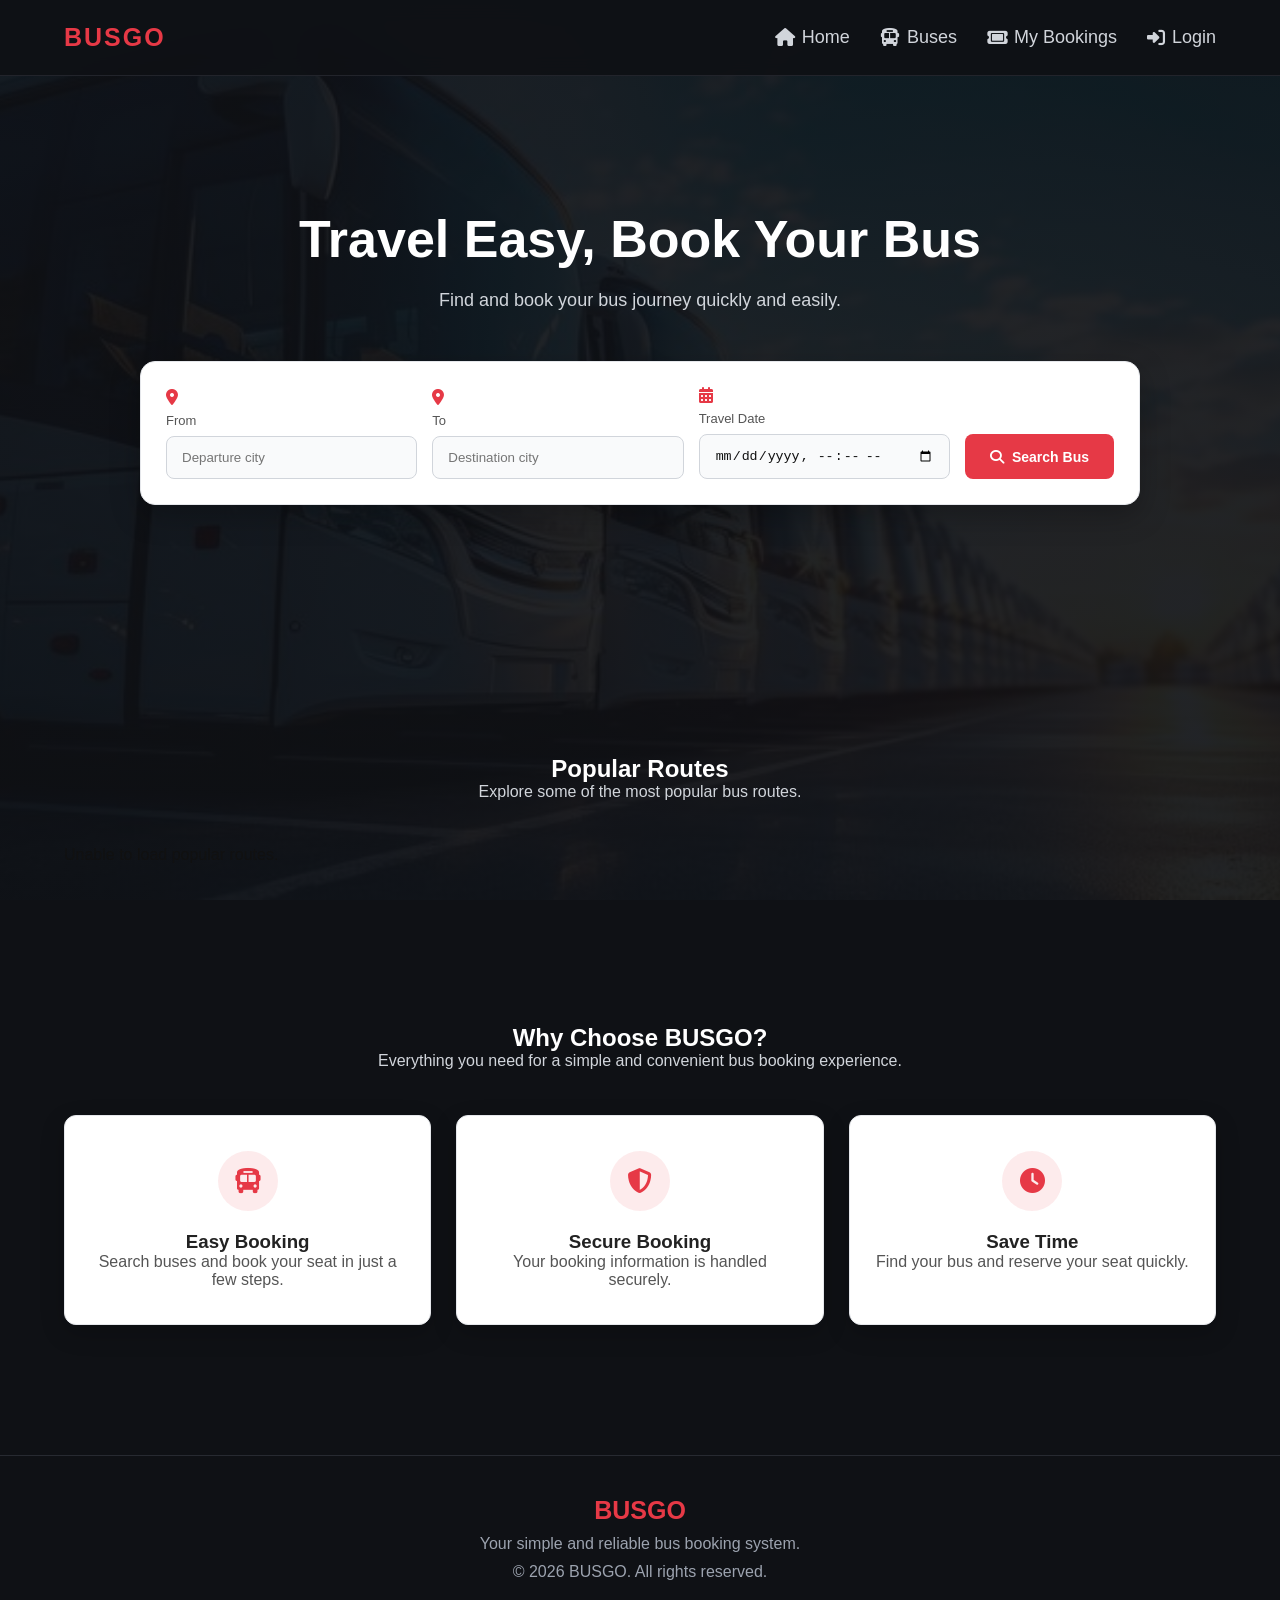
<file: index.html>
<!DOCTYPE html>
<html lang="en">

<head>
    <meta charset="UTF-8">
    <meta name="viewport" content="width=device-width, initial-scale=1.0">
    <title>Bus Booking app</title>
    <link rel="stylesheet" href="/style.css">
    <link rel="stylesheet" href="https://cdnjs.cloudflare.com/ajax/libs/font-awesome/6.7.2/css/all.min.css">
</head>

<body>
    <header>

        <!--------------------Nav Bar----------------------------->

        <nav class="nav-bar">
            <h3 id="logo">BUSGO</h3>
            <ul>
                <li><a href="/index.html"><i class="fa-solid fa-house"></i>Home</a></li>
                <li><a href="/buses.html"><i class="fa-solid fa-bus"></i>Buses</a></li>
                <li><a href="/my-booking.html"><i class="fa-solid fa-ticket"></i>My Bookings</a></li>
                <li><a href="/login.html"><i class="fa-solid fa-right-to-bracket"></i>Login</a></li>
            </ul>
        </nav>
    </header>
    <!----------------------------Main--------------------------------->
    <main>
        <!-------------------------Hero Section------------------------------>
        <section class="hero">
            <div class="heading-sec">
                <h1>Travel Easy, Book Your Bus</h1>
                <p>Find and book your bus journey quickly and easily.</p>
            </div>

            <!------------------------Search Box-------------------------->

            <div class="search-box">

                <div class="input-group">
                    <i class="fa-solid fa-location-dot"></i>
                    <label for="from">From</label>
                    <input type="text" id="from" placeholder="Departure city">
                </div>

                <div class="input-group">
                    <i class="fa-solid fa-location-dot"></i>
                    <label for="to">To</label>
                    <input type="text" id="to" placeholder="Destination city">
                </div>

                <div class="input-group">
                    <i class="fa-solid fa-calendar-days"></i>
                    <label for="travel-date">Travel Date</label>
                    <input type="datetime-local" id="travel-date">
                </div>

                <button id="search-btn">
                    <i class="fa-solid fa-magnifying-glass"></i>
                    Search Bus
                </button>

            </div>
            <p id="search-error"></p>

            <div id="search-result">

            </div>
        </section>

        <!---------------------------Booking section------------------------>

        <section class="booking-section-home" id="booking-section">

            <div class="section-heading">
                <h3>Booking Details</h3>
                <p>Review your selected journey.</p>
            </div>

            <div id="selected-route"></div>

        </section>

        <!------------------------Popular-Routes---------------------------->

        <section class="popular-routes">
            <div class="section-heading">
                <h2>Popular Routes</h2>
                <p>Explore some of the most popular bus routes.</p>
            </div>

            <div class="route-container" id="popular-routes-container">

                <p class="routes-loading">
                    Loading popular routes...
                </p>

            </div>
        </section>

        <!------------------------FEATURES-------------------------->

        <section class="features">

            <div class="section-heading">
                <h2>Why Choose BUSGO?</h2>

                <p>Everything you need for a simple and convenient bus booking experience.</p>
            </div>

            <div class="feature-container">

                <div class="feature-card">
                    <div class="feature-icon">
                        <i class="fa-solid fa-bus"></i>
                    </div>

                    <h3>Easy Booking</h3>
                    <p>Search buses and book your seat in just a few steps.</p>
                </div>


                <div class="feature-card">
                    <div class="feature-icon">
                        <i class="fa-solid fa-shield-halved"></i>
                    </div>

                    <h3>Secure Booking</h3>
                    <p>Your booking information is handled securely.</p>
                </div>

                <div class="feature-card">
                    <div class="feature-icon">
                        <i class="fa-solid fa-clock"></i>
                    </div>

                    <h3>Save Time</h3>
                    <p>Find your bus and reserve your seat quickly.</p>
                </div>

            </div>

        </section>

    </main>

    <!---------------------------Footer--------------------------------->

    <footer>
        <div class="footer-container">
            <h3>BUSGO</h3>
            <p>Your simple and reliable bus booking system.</p>
            <p>© 2026 BUSGO. All rights reserved.</p>
        </div>
    </footer>

</body>

<script type="module" src="/app.js"></script>

</html>
</file>
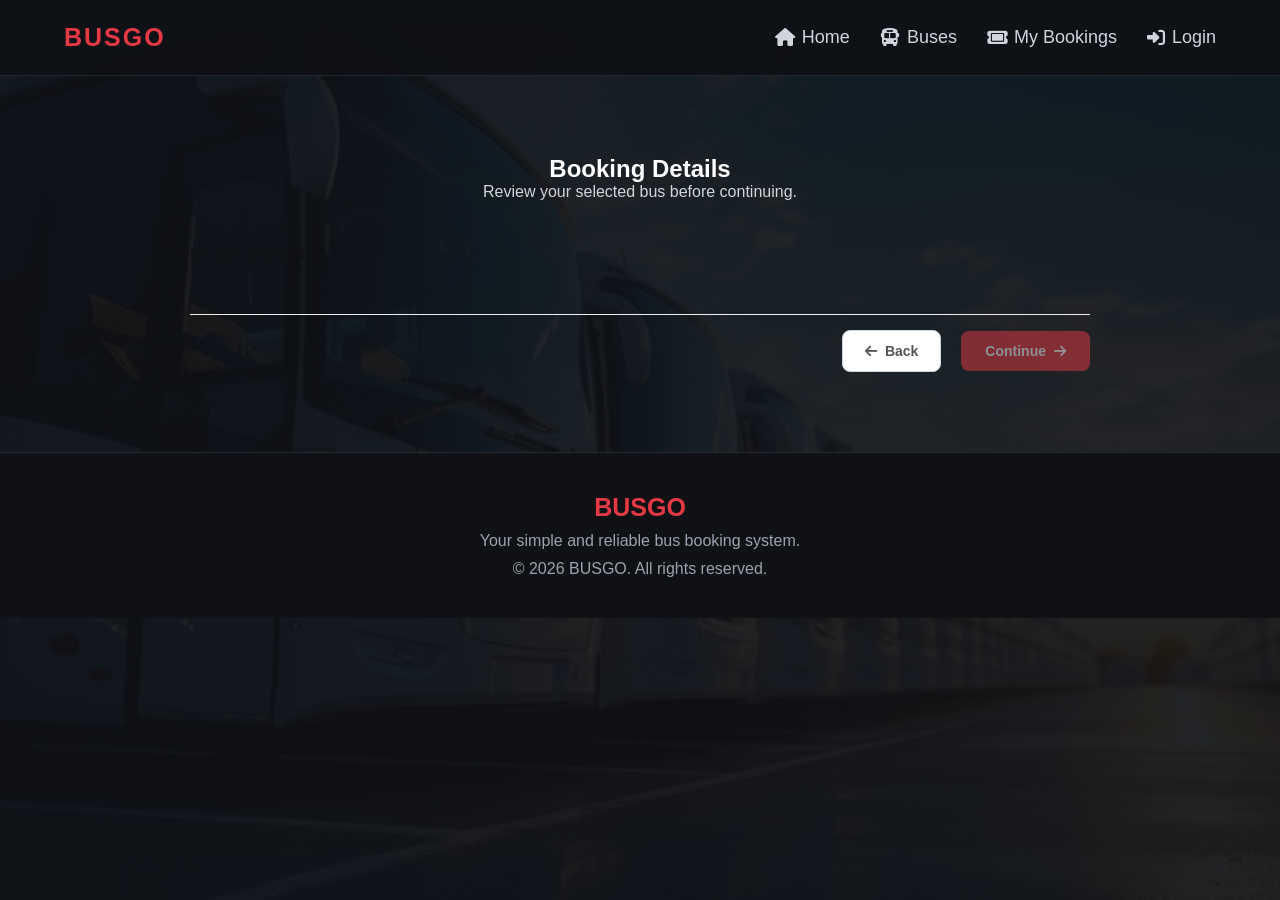
<file: booking.html>
<!DOCTYPE html>
<html lang="en">

<head>
    <meta charset="UTF-8">
    <meta name="viewport" content="width=device-width, initial-scale=1.0">
    <title>Booking - BUSGO</title>
    <link rel="stylesheet" href="/style.css">
    <link rel="stylesheet" href="https://cdnjs.cloudflare.com/ajax/libs/font-awesome/6.7.2/css/all.min.css">
</head>

<body>
    <header>
        <nav class="nav-bar">
            <h3 id="logo">BUSGO</h3>

            <ul>
                <li>
                    <a href="/index.html">
                        <i class="fa-solid fa-house"></i>
                        Home
                    </a>
                </li>
                <li>
                    <a href="/buses.html">
                        <i class="fa-solid fa-bus"></i>
                        Buses
                    </a>
                </li>
                <li>
                    <a href="/my-booking.html">
                        <i class="fa-solid fa-ticket"></i>
                        My Bookings
                    </a>
                </li>
                <li>
                    <a href="/login.html">
                        <i class="fa-solid fa-right-to-bracket"></i>
                        Login
                    </a>
                </li>
            </ul>
        </nav>
    </header>

    <main>

        <!-----------------------Selected Bus----------------------------->

        <section class="booking-section">

            <div class="section-heading">
                <h1>Booking Details</h1>
                <p> Review your selected bus before continuing.</p>
            </div>

            <div id="selected-bus">



            </div>

        </section>

        <!----------------------------Continue--------------------------->

        <section class="booking-actions">

            <button id="back-btn">
                <i class="fa-solid fa-arrow-left"></i>
                Back
            </button>

            <button id="continue-btn">
                Continue
                <i class="fa-solid fa-arrow-right"></i>
            </button>

        </section>

    </main>


    <footer>

        <div class="footer-container">

            <h3>BUSGO</h3>

            <p>
                Your simple and reliable bus booking system.
            </p>

            <p>
                © 2026 BUSGO. All rights reserved.
            </p>

        </div>

    </footer>

    <script type="module" src="/booking.js"></script>
</body>

</html>
</file>
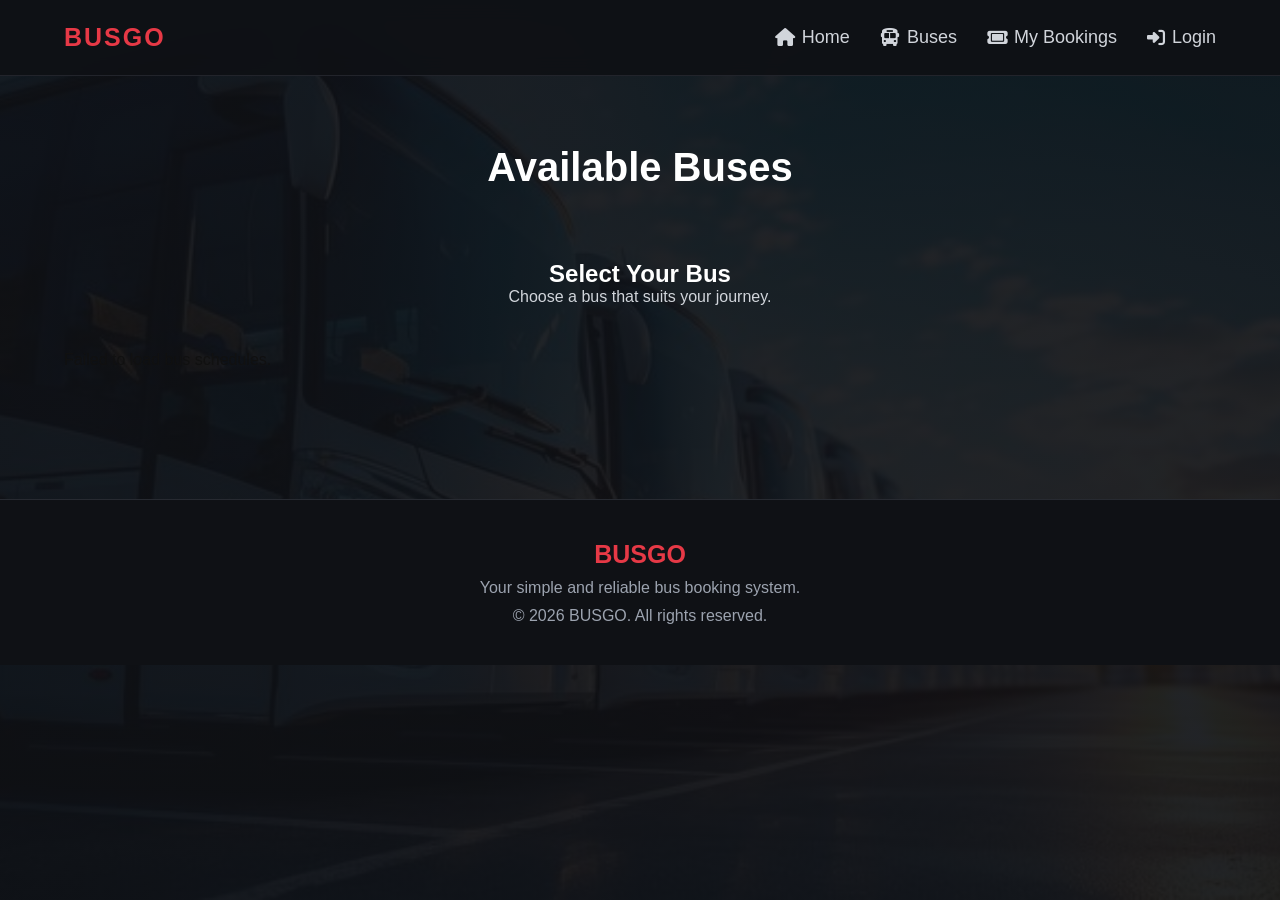
<file: buses.html>
<!DOCTYPE html>
<html lang="en">

<head>
    <meta charset="UTF-8">
    <meta name="viewport" content="width=device-width, initial-scale=1.0">
    <title>Available Buses - BUSGO</title>
    <link rel="stylesheet" href="/style.css">
    <link rel="stylesheet" href="https://cdnjs.cloudflare.com/ajax/libs/font-awesome/6.7.2/css/all.min.css">

</head>

<body>
    <header>
        <nav class="nav-bar">
            <h3 id="logo">BUSGO</h3>

            <ul>
                <li>
                    <a href="/index.html">
                        <i class="fa-solid fa-house"></i>
                        Home
                    </a>
                </li>
                <li>
                    <a href="/buses.html">
                        <i class="fa-solid fa-bus"></i>
                        Buses
                    </a>
                </li>
                <li>
                    <a href="/my-booking.html">
                        <i class="fa-solid fa-ticket"></i>
                        My Bookings
                    </a>
                </li>
                <li>
                    <a href="/login.html">
                        <i class="fa-solid fa-right-to-bracket"></i>
                        Login
                    </a>
                </li>
            </ul>
        </nav>
    </header>

    <main>
        <!----------------------------Search Summary----------------------------->

        <section class="bus-search-summary">

            <h1>Available Buses</h1>

            <div id="search-summary"></div>

        </section>

        <!--------------------------Bus results--------------------------------->

        <section class="bus-results">

            <div class="section-heading">

                <h2>Select Your Bus</h2>
                <p>Choose a bus that suits your journey.</p>

            </div>

            <div id="bus-list">

            </div>

        </section>

    </main>

    <!---------------------------Footer--------------------------------->

    <footer>
        <div class="footer-container">
            <h3>BUSGO</h3>
            <p>Your simple and reliable bus booking system.</p>
            <p>© 2026 BUSGO. All rights reserved.</p>
        </div>
    </footer>

    <script type="module" src="/buses.js"></script>
</body>

</html>
</file>
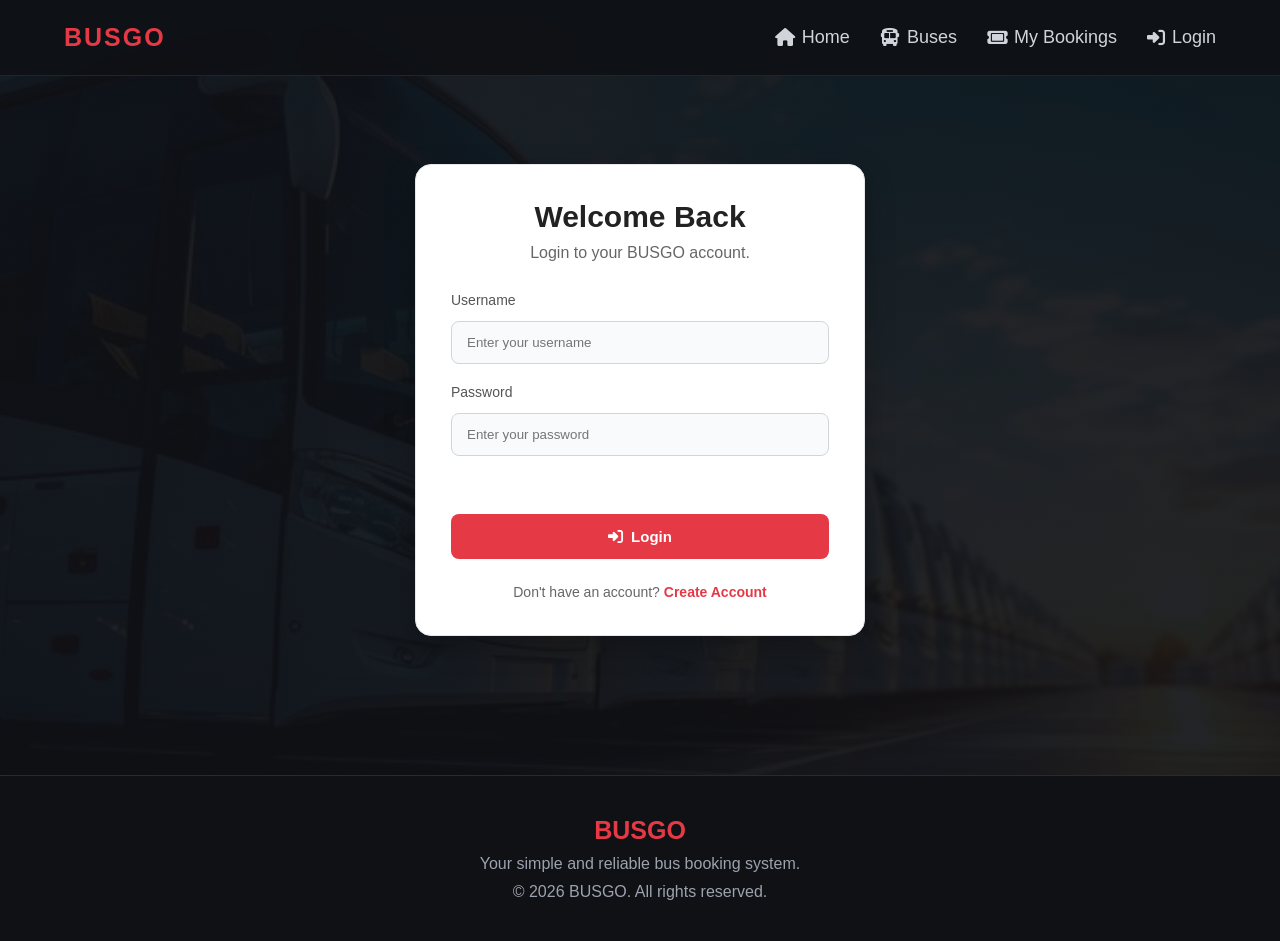
<file: login.html>
<!DOCTYPE html>
<html lang="en">

<head>
    <meta charset="UTF-8">
    <meta name="viewport" content="width=device-width, initial-scale=1.0">
    <title>Login - BUSGO</title>
    <link rel="stylesheet" href="/style.css">
    <link rel="stylesheet" href="https://cdnjs.cloudflare.com/ajax/libs/font-awesome/6.7.2/css/all.min.css">
</head>

<body>

    <header>

        <nav class="nav-bar">
            <h3 id="logo">BUSGO</h3>

            <ul>
                <li>
                    <a href="/index.html">
                        <i class="fa-solid fa-house"></i>
                        Home
                    </a>
                </li>
                <li>
                    <a href="/buses.html">
                        <i class="fa-solid fa-bus"></i>
                        Buses
                    </a>
                </li>
                <li>
                    <a href="/my-booking.html">
                        <i class="fa-solid fa-ticket"></i>
                        My Bookings
                    </a>
                </li>
                <li>
                    <a href="/login.html">
                        <i class="fa-solid fa-right-to-bracket"></i>
                        Login
                    </a>
                </li>
            </ul>
        </nav>
    </header>

    <main>

        <section class="auth-section">

            <div class="auth-card">

                <div class="auth-heading">
                    <h1>Welcome Back</h1>
                    <p>Login to your BUSGO account.</p>
                </div>

                <form id="login-form">

                    <div class="input-group">

                        <label for="username">Username</label>
                        <input type="text" id="username" placeholder="Enter your username" required>

                    </div>

                    <div class="input-group">

                        <label for="password">Password</label>
                        <input type="password" id="password" placeholder="Enter your password" required>

                    </div>

                    <p id="login-error"></p>

                    <button type="submit" id="login-btn">
                        <i class="fa-solid fa-right-to-bracket"></i>
                        Login
                    </button>

                </form>

                <p class="auth-link">
                    Don't have an account?
                    <a href="/register.html">Create Account</a>
                </p>

            </div>

        </section>

        <div id="alert-model" class="alert-model">

            <div class="alert-box">

                <div class="alert-icon">
                    <i class="fa-solid fa-check"></i>
                </div>

                <h3 id="alert-title">Success</h3>

                <p id="alert-message"></p>

                <button id="alert-ok-btn">
                    OK
                </button>

            </div>

        </div>


    </main>

    <footer>

        <div class="footer-container">

            <h3>BUSGO</h3>

            <p>
                Your simple and reliable bus booking system.
            </p>

            <p>
                © 2026 BUSGO. All rights reserved.
            </p>

        </div>

    </footer>

    <script type="module" src="/login.js"></script>

</body>

</html>
</file>
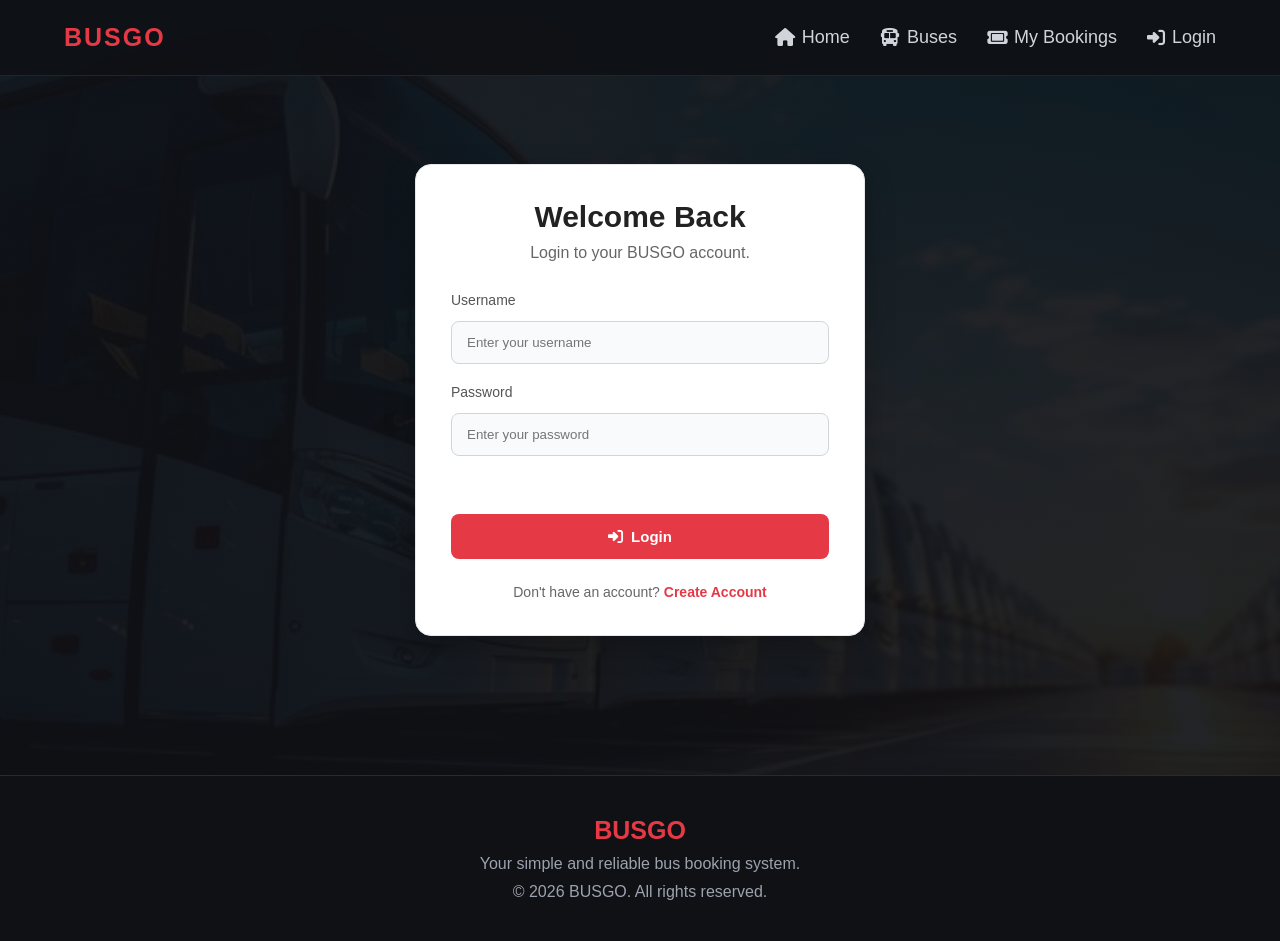
<file: my-booking.html>
<!DOCTYPE html>
<html lang="en">

<head>
    <meta charset="UTF-8">
    <meta name="viewport" content="width=device-width, initial-scale=1.0">
    <title>My Bookings - BUSGO</title>

    <link rel="stylesheet" href="/style.css">
    <link rel="stylesheet" href="https://cdnjs.cloudflare.com/ajax/libs/font-awesome/6.7.2/css/all.min.css">
</head>

<body>

    <header>

        <!--------------------Nav Bar----------------------------->

        <nav class="nav-bar">
            <h3 id="logo">BUSGO</h3>
            <ul>
                <li><a href="/index.html"><i class="fa-solid fa-house"></i>Home</a></li>
                <li><a href="/buses.html"><i class="fa-solid fa-bus"></i>Buses</a></li>
                <li><a href="/my-booking.html"><i class="fa-solid fa-ticket"></i>My Bookings</a></li>
                <li><a href="/login.html"><i class="fa-solid fa-right-to-bracket"></i>Login</a></li>
            </ul>

        </nav>

    </header>

    <!-----------------------------Main-------------------------------->

    <main>

        <section class="my-bookings">

            <div class="section-heading">

                <h2>My Bookings</h2>

                <p>View your booked bus journeys.</p>

            </div>

            <!-------------------Loading----------------------->

            <div id="booking-loading">

                <p>Loading your bookings...</p>

            </div>

            <!---------------------Booking Card------------------------>

            <div id="booking-list">
                
            </div>

        </section>

    </main>

    <!---------------- Alert Modal ---------------->

    <div id="alert-model" class="alert-model">

        <div class="alert-box">

            <h3 id="alert-title"></h3>

            <p id="alert-message"></p>

            <button id="alert-ok-btn">
                OK
            </button>

        </div>

    </div>


    <!---------------------------Footer--------------------------------->

    <footer>
        <div class="footer-container">
            <h3>BUSGO</h3>
            <p>Your simple and reliable bus booking system.</p>
            <p>© 2026 BUSGO. All rights reserved.</p>
        </div>
    </footer>

    <script type="module" src="/my-booking.js"></script>

</body>

</html>
</file>
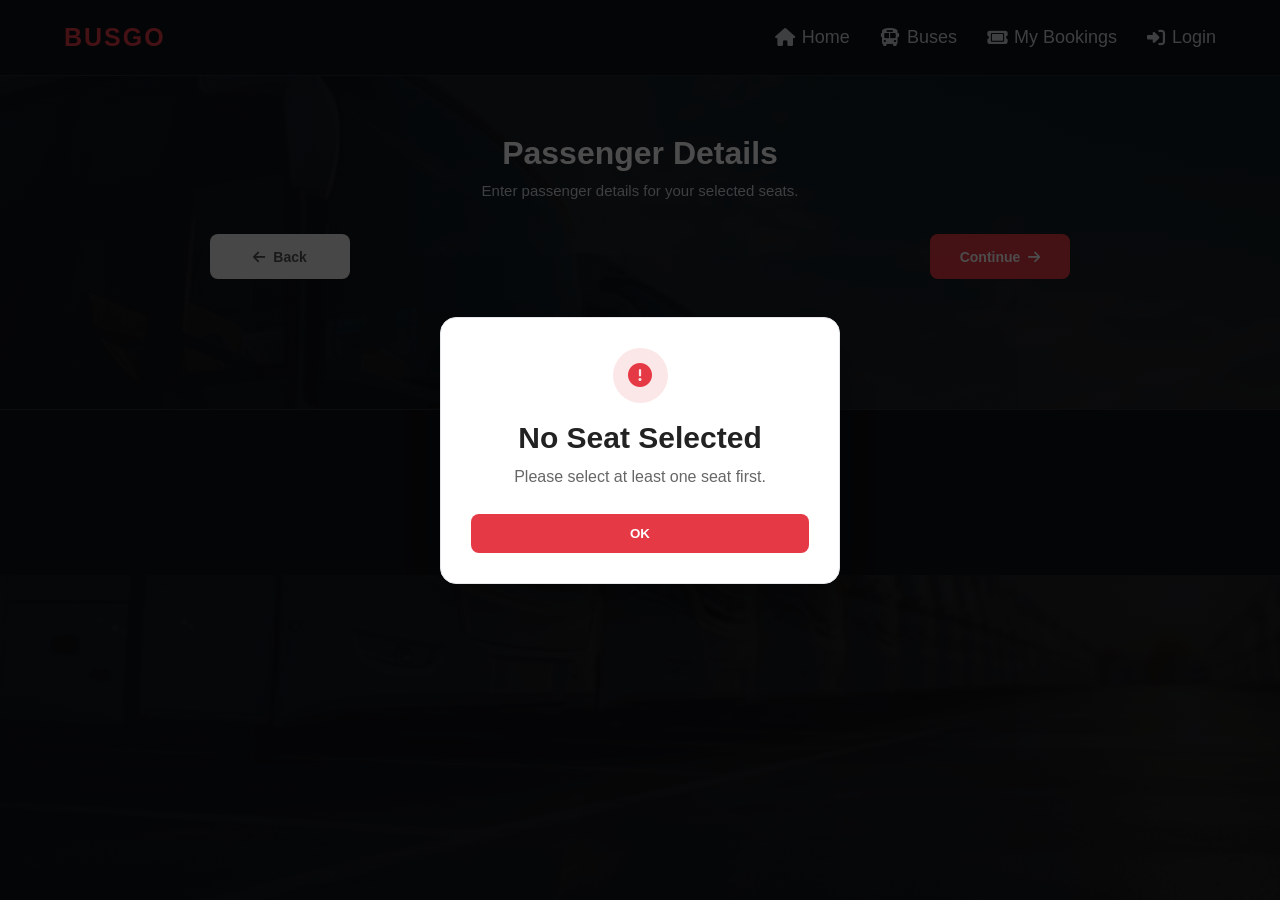
<file: passenger.html>
<!DOCTYPE html>
<html lang="en">
<head>
    <meta charset="UTF-8">
    <meta name="viewport" content="width=device-width, initial-scale=1.0">
    <title>Passenger Details - BUSGO</title>
    <link rel="stylesheet" href="/style.css">
    <link rel="stylesheet" href="https://cdnjs.cloudflare.com/ajax/libs/font-awesome/6.7.2/css/all.min.css">
</head>
<body>

    <header>
        <nav class="nav-bar">
            <h3 id="logo">BUSGO</h3>

            <ul>
                <li>
                    <a href="/index.html">
                        <i class="fa-solid fa-house"></i>
                        Home
                    </a>
                </li>
                <li>
                    <a href="/buses.html">
                        <i class="fa-solid fa-bus"></i>
                        Buses
                    </a>
                </li>
                <li>
                    <a href="/my-booking.html">
                        <i class="fa-solid fa-ticket"></i>
                        My Bookings
                    </a>
                </li>
                <li>
                    <a href="/login.html">
                        <i class="fa-solid fa-right-to-bracket"></i>
                        Login
                    </a>
                </li>
            </ul>
        </nav>
    </header>

    <main>

        <section class="passenger-section">

            <div class="section-heading">

                <h1>Passenger Details</h1>

                <p>Enter passenger details for your selected seats.</p>

            </div>

            <!------------------Selected Bus------------------->

            <div id="passenger-bus-info">

            </div>

            <!------------------Passenger Form------------------>

            <div id="passenger-list">

                
            </div>

            <!---------------Continue---------------->

            <div class="passenger-action">

                <button id="back-passenger-btn" type="button">

                    <i class="fa-solid fa-arrow-left"></i>

                    Back

                </button>

                <button id="continue-passenger-btn" type="button">

                    Continue

                    <i class="fa-solid fa-arrow-right"></i>
                </button>

            </div>

        </section>

    </main>

    <!---------------- Alert Modal ---------------->

    <div id="alert-model" class="alert-model">

        <div class="alert-box">

            <div class="alert-icon">

                <i class="fa-solid fa-circle-exclamation"></i>

            </div>


            <h3 id="alert-title">
                Alert
            </h3>


            <p id="alert-message">
            </p>


            <button id="alert-ok-btn" type="button">
                OK
            </button>

        </div>

    </div>

    <footer>

        <div class="footer-container">

            <h3>BUSGO</h3>

            <p>
                Your simple and reliable bus booking system.
            </p>

            <p>
                © 2026 BUSGO. All rights reserved.
            </p>

        </div>

    </footer>

    <script type="module" src="/passenger.js"></script>
    
</body>
</html>
</file>
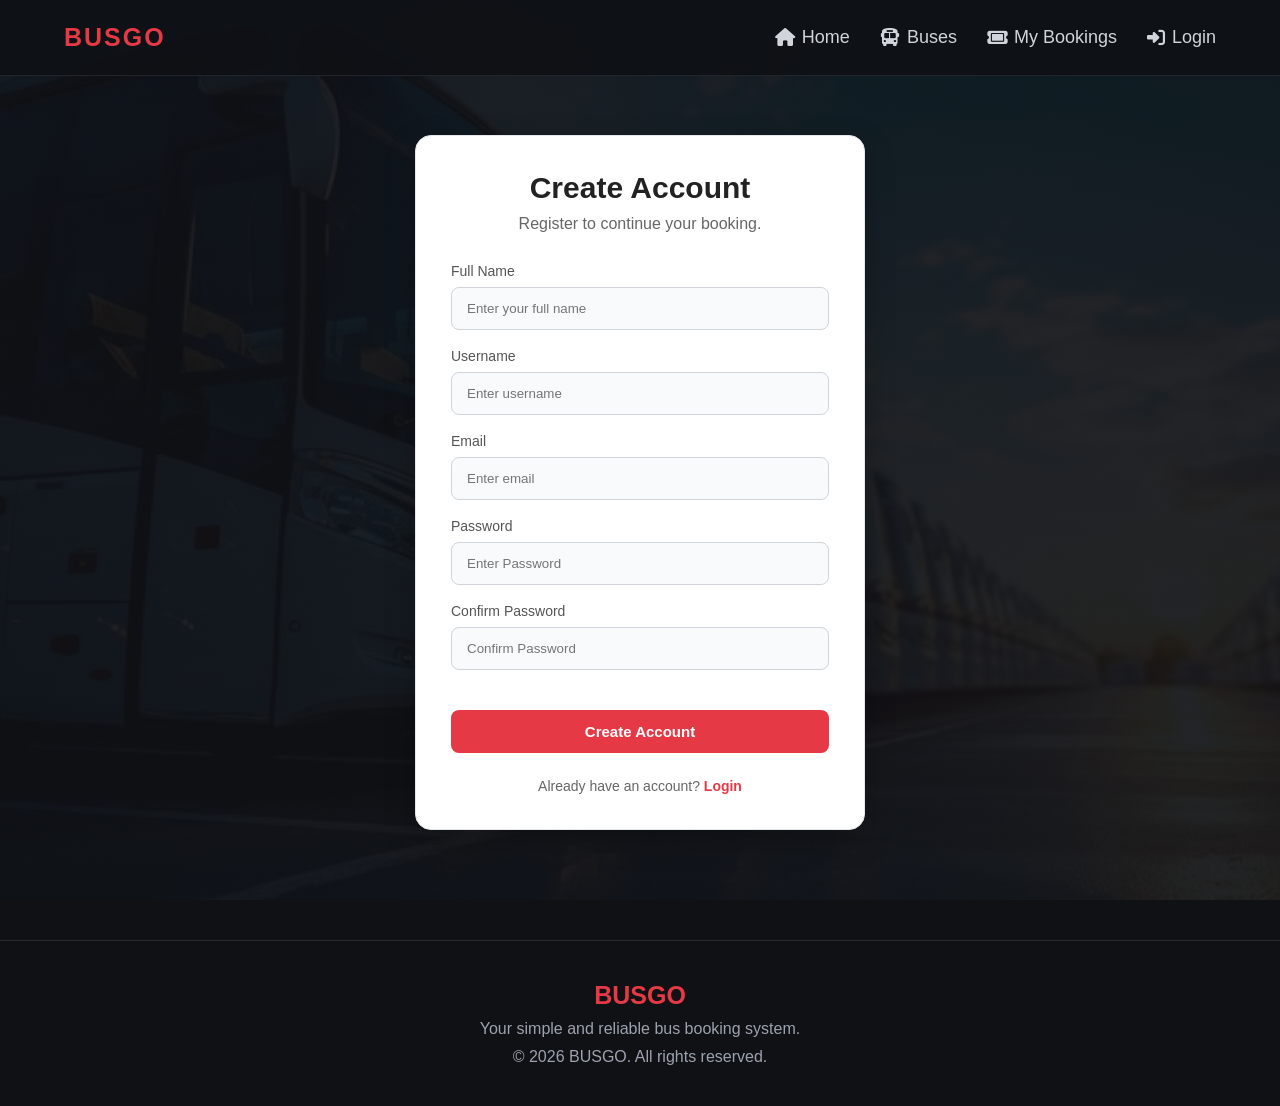
<file: register.html>
<!DOCTYPE html>
<html lang="en">

<head>
    <meta charset="UTF-8">
    <meta name="viewport" content="width=device-width, initial-scale=1.0">
    <title>Register - BUSGO</title>
    <link rel="stylesheet" href="/style.css">
    <link rel="stylesheet" href="https://cdnjs.cloudflare.com/ajax/libs/font-awesome/6.7.2/css/all.min.css">

</head>

<body>

    <header>

        <nav class="nav-bar">
            <h3 id="logo">BUSGO</h3>

            <ul>
                <li>
                    <a href="/index.html">
                        <i class="fa-solid fa-house"></i>
                        Home
                    </a>
                </li>
                <li>
                    <a href="/buses.html">
                        <i class="fa-solid fa-bus"></i>
                        Buses
                    </a>
                </li>
                <li>
                    <a href="/my-booking.html">
                        <i class="fa-solid fa-ticket"></i>
                        My Bookings
                    </a>
                </li>
                <li>
                    <a href="/login.html">
                        <i class="fa-solid fa-right-to-bracket"></i>
                        Login
                    </a>
                </li>
            </ul>
        </nav>
    </header>

    <main>

        <section class="auth-section">

            <div class="auth-card">

                <div class="auth-heading">
                    <h1>Create Account</h1>
                    <p>Register to continue your booking.</p>
                </div>

                <form id="register-form">

                    <div class="auth-input">

                        <label for="full-name">
                            Full Name
                        </label>

                        <input type="text" id="full-name" placeholder="Enter your full name" required>

                    </div>

                    <div class="auth-input">

                        <label for="username">
                            Username
                        </label>

                        <input type="text" id="username" placeholder="Enter username" required>

                    </div>

                    <div class="auth-input">

                        <label for="email">
                            Email
                        </label>

                        <input type="email" id="email" placeholder="Enter email" required>

                    </div>

                    <div class="auth-input">

                        <label for="password">
                            Password
                        </label>

                        <input type="password" id="password" placeholder="Enter Password" minlength="6" required>

                    </div>

                    <div class="auth-input">

                        <label for="confirm-password">
                            Confirm Password
                        </label>

                        <input type="password" id="confirm-password" placeholder="Confirm Password" minlength="6" required>

                    </div>

                    <p id="register-error"></p>

                    <button type="submit" id="register-btn">
                        Create Account
                    </button>

                </form>

                <p class="auth-switch">
                    Already have an account?

                    <a href="/login.html">
                        Login
                    </a>
                </p>

            </div>

        </section>

        <div id="alert-model" class="alert-model">

            <div class="alert-box">

                <div class="alert-icon">
                    <i class="fa-solid fa-check"></i>
                </div>

                <h3 id="alert-title">Success</h3>

                <p id="alert-message"></p>

                <button id="alert-ok-btn">
                    OK
                </button>

            </div>

        </div>

    </main>

    <footer>

        <div class="footer-container">

            <h3>BUSGO</h3>

            <p>
                Your simple and reliable bus booking system.
            </p>

            <p>
                © 2026 BUSGO. All rights reserved.
            </p>

        </div>

    </footer>

    <script type="module" src="/register.js"></script>

</body>

</html>
</file>
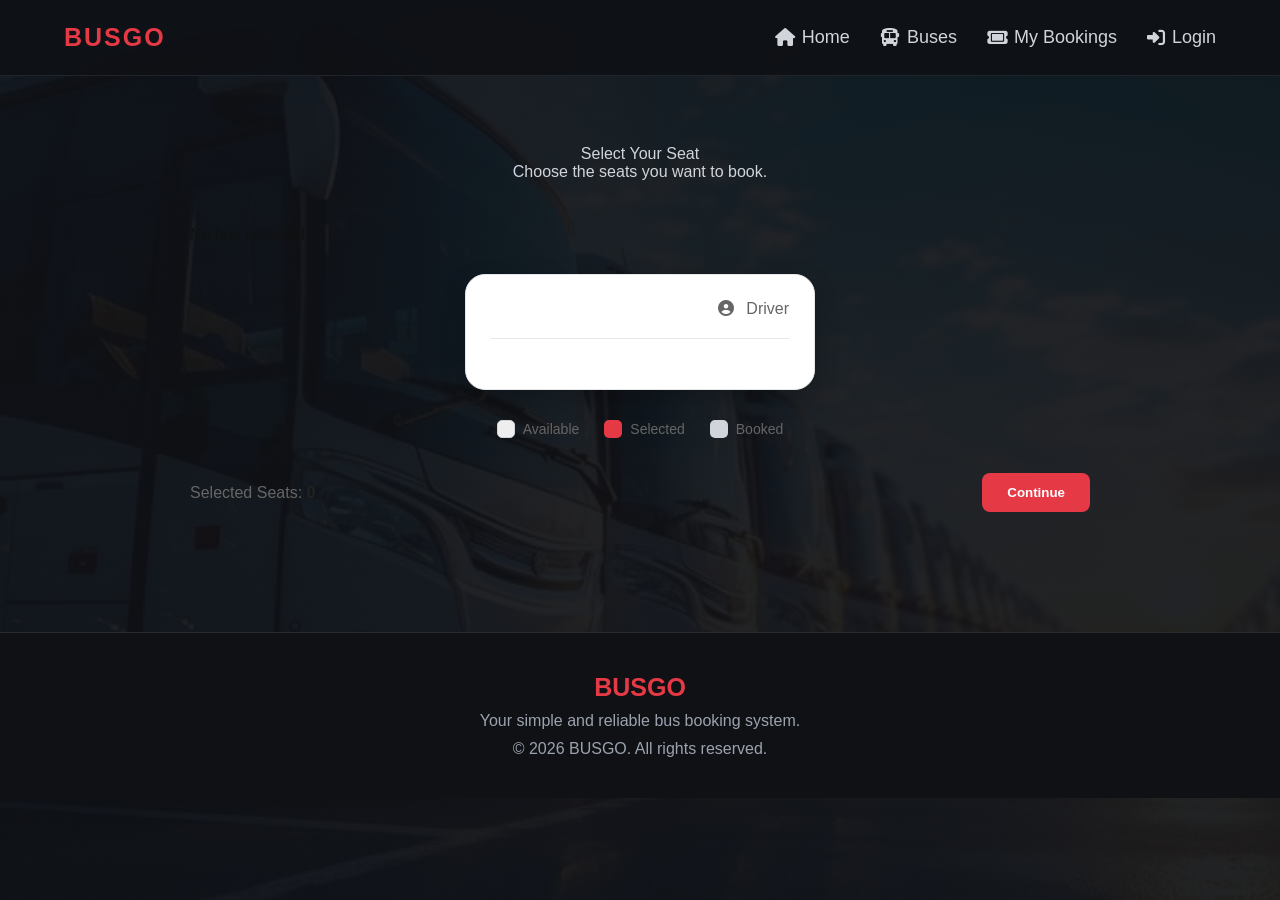
<file: seat-selection.html>
<!DOCTYPE html>
<html lang="en">

<head>
    <meta charset="UTF-8">
    <meta name="viewport" content="width=device-width, initial-scale=1.0">
    <title>Select Seats - BUSGO</title>
    <link rel="stylesheet" href="/style.css">
    <link rel="stylesheet" href="https://cdnjs.cloudflare.com/ajax/libs/font-awesome/6.7.2/css/all.min.css">

</head>

<body>

    <header>
        <nav class="nav-bar">
            <h3 id="logo">BUSGO</h3>

            <ul>
                <li>
                    <a href="/index.html">
                        <i class="fa-solid fa-house"></i>
                        Home
                    </a>
                </li>
                <li>
                    <a href="/buses.html">
                        <i class="fa-solid fa-bus"></i>
                        Buses
                    </a>
                </li>
                <li>
                    <a href="/my-booking.html">
                        <i class="fa-solid fa-ticket"></i>
                        My Bookings
                    </a>
                </li>
                <li>
                    <a href="/login.html">
                        <i class="fa-solid fa-right-to-bracket"></i>
                        Login
                    </a>
                </li>
            </ul>
        </nav>
    </header>



    <main>

        <!-----------------------Seat Selection--------------------------->

        <section class="seat-selection">

            <div class="section-heading">
                <p>Select Your Seat</p>
                <p>Choose the seats you want to book.</p>
            </div>


            <!----------------------------Bus Info----------------------------->

            <div id="seat-bus-info">

            </div>

            <!----------------------------Seat Layout------------------------->

            <div class="seat-layout-container">

                <div class="bus-front">
                    <i class="fa-solid fa-circle-user"></i>
                    Driver
                </div>

                <div id="seat-layout">

                </div>

            </div>

            <!----------------------------Seat Legend-------------------------->

            <div class="seat-legend">

                <div>
                    <span class="seat-demo available"></span>
                    Available
                </div>

                <div>
                    <span class="seat-demo selected"></span>
                    Selected
                </div>

                <div>
                    <span class="seat-demo booked"></span>
                    Booked
                </div>

            </div>

            <!----------------------------Continue------------------------------>

            <div class="seat-footer">

                <p>
                    Selected Seats:
                    <strong id="selected-seat-count">0</strong>
                </p>

                <button id="continue-seat-btn">
                    Continue
                </button>

            </div>

            <!----------------------alert window------------------------>

            <div id="alert-model" class="alert-model">

                <div class="alert-box">

                    <div class="alert-icon">
                        <i class="fa-solid fa-circle-exclamation"></i>
                    </div>

                    <h3 id="alert-title">Please Select a seat</h3>

                    <p id="alert-message">
                        Please select at least one seat before continuing.
                    </p>

                    <button id="alert-ok-btn">
                        OK
                    </button>

                </div>

            </div>

        </section>

    </main>

    <footer>

        <div class="footer-container">

            <h3>BUSGO</h3>

            <p>
                Your simple and reliable bus booking system.
            </p>

            <p>
                © 2026 BUSGO. All rights reserved.
            </p>

        </div>

    </footer>



    <script type="module" src="/seat-selection.js"></script>

</body>

</html>
</file>
<file: style.css>
/*---------------------Globle---------------------*/

* {
    margin: 0;
    padding: 0;
    box-sizing: border-box;
}

body {
    font-family: Arial, sans-serif;
    color: #111111;
    background-color: #0F1115;
    background-image:
        linear-gradient(rgba(15, 17, 21, 0.92), rgba(15, 17, 21, 0.92)),
        url("/image/busgo-background.jpeg");

    background-size: cover;
    background-position: center;
    background-attachment: fixed;
    padding-top: 75px;
}

a {
    text-decoration: none;
    color: inherit;
}

button {
    border: none;
    cursor: pointer;
}

/*--------------------Nav Bar Css--------------------------*/

header {
    position: fixed;
    top: 0;
    left: 0;
    width: 100%;
    z-index: 9999;
    background-color: rgba(15, 17, 21, 0.96);
    backdrop-filter: blur(10px);
    border-bottom: 1px solid rgba(39, 42, 49, 0.8);
}

.nav-bar {
    width: 90%;
    max-width: 1200px;
    margin: auto;
    height: 75px;
    display: flex;
    align-items: center;
    justify-content: space-between;
}

#logo {
    font-size: 25px;
    color: #E63946;
    letter-spacing: 2px;
}

.nav-bar ul {
    display: flex;
    align-items: center;
    gap: 30px;
    list-style: none;
}

.nav-bar ul li a {
    color: #D1D5DB;
    font-size: 18px;
    display: flex;
    align-items: center;
    gap: 7px;
    transition: 0.3s;
}

.nav-bar ul li a:hover {
    color: #E63946;
}

/*----------------------Hero Section CSS-------------------------------*/

.hero {
    min-height: 600px;
    display: flex;
    flex-direction: column;
    justify-content: center;
    align-items: center;
    text-align: center;
    padding: 80px 20px;
}

.heading-sec h1 {
    font-size: 52px;
    max-width: 750px;
    line-height: 1.15;
    color: #ffffff;
}

.heading-sec p {
    margin-top: 20px;
    color: #D1D5DB;
    font-size: 18px;
}

/*--------Search Box----------*/

.search-box {
    margin-top: 50px;
    width: 100%;
    max-width: 1000px;
    background-color: #ffffff;
    padding: 25px;
    border-radius: 15px;
    display: flex;
    align-items: end;
    gap: 15px;
    border: 1px solid #e5e7eb;
    box-shadow: 0 10px 30px rgba(0, 0, 0, 0.25);
}

.input-group {
    flex: 2;
    display: flex;
    flex-direction: column;
    text-align: left;
    gap: 8px;
}

.input-group label {
    font-size: 13px;
    color: #555555;
}

.input-group i {
    color: #E63946;
}

.input-group input {
    width: 100%;
    padding: 13px 15px;
    border-radius: 8px;
    border: 1px solid #d1d5db;
    background-color: #f9fafb;
    color: #111111;
    outline: none;
}

.input-group input:focus {
    border-color: #E63946;
}

#search-btn {
    height: 45px;
    padding: 0 25px;
    border-radius: 8px;
    background-color: #E63946;
    color: white;
    font-size: 14px;
    font-weight: bold;
    display: flex;
    align-items: center;
    gap: 8px;
    transition: 0.3s;
}

#search-btn:hover {
    background-color: #B91C1C;
    transform: translateY(-2px);
}

#search-error {
    color: #E63946;
    font-size: 14px;
    margin-top: 10px;
}

/*---------------------------------Search Result----------------------------------*/

#search-result {
    width: 100%;
    margin-top: 25px;
}

.search-result-card {
    max-width: 600px;
    margin: 0 auto;
    padding: 24px;
    border-radius: 16px;
    background: #ffffff;
    color: #222222;
    border: 1px solid #e5e7eb;
    box-shadow: 0 10px 30px rgba(0, 0, 0, 0.25);
}

.search-result-card h3 {
    font-size: 22px;
    margin-bottom: 18px;
    color: #222222;
}

.search-result-card p {
    margin: 10px 0;
    color: #555555;
}

.search-result-card i {
    margin-right: 8px;
    color: #E63946;
}

.search-result-card button {
    margin-top: 15px;
    padding: 10px 18px;
    border-radius: 8px;
    background: #E63946;
    color: white;
    font-weight: bold;
}


/*--------------Booking section----------------*/

.booking-section-home {
    display: none;
}



/*-------------------------Popular Routes & feature CSS---------------------------*/

.popular-routes,
.features {
    width: 90%;
    max-width: 1200px;
    margin: auto;
    padding: 80px 0;
}

.section-heading {
    text-align: center;
    margin-bottom: 45px;
}

.section-heading h1,
.section-heading h2 {
    color: #ffffff;
}

.section-heading p {
    color: #D1D5DB;
}

.route-container {
    display: grid;
    grid-template-columns: repeat(3, 1fr);
    gap: 25px;
}

.route-card {
    background-color: #ffffff;
    color: #222222;
    border: 1px solid #e5e7eb;
    padding: 30px;
    border-radius: 12px;
    transition: 0.3s;
    box-shadow: 0 8px 25px rgba(0, 0, 0, 0.2);
}

.route-card h3 {
    font-size: 20px;
    color: #222222;
}

.route-card p {
    margin: 15px 0;
    color: #555555;
}

.route-card button {
    padding: 10px 18px;
    background-color: transparent;
    border: 1px solid #E63946;
    border-radius: 7px;
    color: #E63946;
    font-size: 14px;
    font-weight: 600;
    transition: 0.3s;
}

.route-card button:hover {
    background-color: #E63946;
    color: white;
}

.route-card:hover {
    transform: translateY(-6px);
    border-color: #E63946;
}

.feature-container {
    display: grid;
    grid-template-columns: repeat(3, 1fr);
    gap: 25px;
}

.feature-card {
    background-color: #ffffff;
    color: #222222;
    border: 1px solid #e5e7eb;
    padding: 35px 25px;
    border-radius: 12px;
    text-align: center;
    transition: 0.3s;
    box-shadow: 0 8px 25px rgba(0, 0, 0, 0.2);
}

.feature-card h3 {
    color: #222222;
}

.feature-card p {
    color: #555555;
}

.feature-icon {
    width: 60px;
    height: 60px;
    margin: 0 auto 20px;
    border-radius: 50%;
    background-color: rgba(230, 57, 70, 0.1);
    color: #E63946;
    display: flex;
    align-items: center;
    justify-content: center;
    font-size: 25px;
}

.feature-card:hover {
    transform: translateY(-6px);
    border-color: #E63946;
}

.routes-loading {
    width: 100%;
    text-align: center;
    padding: 30px 20px;
    font-size: 15px;
    color: #D1D5DB;
}

.routes-loading::before {
    content: "";
    display: inline-block;
    width: 16px;
    height: 16px;
    margin-right: 8px;
    border: 2px solid #ddd;
    border-top-color: #E63946;
    border-radius: 50%;
    vertical-align: -3px;
    animation: route-loading-spin 0.8s linear infinite;
}

@keyframes route-loading-spin {
    to {
        transform: rotate(360deg);
    }
}

/*---------------------------footer css------------------------------*/

footer {
    margin-top: 50px;
    border-top: 1px solid #272A31;
    text-align: center;
    padding: 40px 20px;
    background-color: #0F1115;
}

.footer-container h3 {
    color: #E63946;
    font-size: 25px;
}

.footer-container p {
    margin-top: 10px;
    color: #9CA3AF;
}

/*------------------Responsive for small device--------------*/

@media (max-width: 800px) {
    .nav-bar {
        flex-direction: column;
        height: auto;
        padding: 20px 0;
        gap: 20px;
    }

    header {
        position: fixed;
    }

    body {
        padding-top: 125px;
    }

    .nav-bar ul {
        gap: 15px;
        flex-wrap: wrap;
        justify-content: center;
    }

    .heading-sec h1 {
        font-size: 38px;
    }

    .search-box {
        flex-direction: column;
        align-items: stretch;
    }

    #search-btn {
        justify-content: center;
    }

    .route-container,
    .feature-container {
        grid-template-columns: 1fr;
    }
}


/*------------------------Bus Page------------------------------*/

.bus-search-summary {
    width: 90%;
    max-width: 1200px;
    margin: auto;
    padding: 70px 0 30px;
    text-align: center;
}

.bus-search-summary h1 {
    font-size: 40px;
    color: #ffffff;
}

.bus-search-summary p {
    color: #D1D5DB;
}

/*-------------------------Bus Result------------------------*/

.bus-results {
    width: 90%;
    max-width: 1200px;
    margin: auto;
    padding: 40px 0 80px;
}

/*------------------------Bus List-------------------------*/

#bus-list {
    display: grid;
    grid-template-columns: repeat(2, 1fr);
    gap: 25px;
}

/*--------------------------Bus Card--------------------------*/

.bus-card {
    background-color: #ffffff;
    color: #222222;
    border: 1px solid #e5e7eb;
    border-radius: 15px;
    padding: 25px;
    transition: 0.3s;
    box-shadow: 0 8px 25px rgba(0, 0, 0, 0.2);
}

.bus-card:hover {
    transform: translateY(-6px);
    border-color: #E63946;
}

/*------------------------Bus Card Header--------------------------*/

.bus-card-header {
    display: flex;
    justify-content: space-between;
    align-items: flex-start;
    gap: 15px;
}

.bus-card-header h3 {
    font-size: 21px;
    color: #222222;
}

.bus-card-header p {
    margin-top: 8px;
    color: #666666;
}

.bus-card-header i {
    color: #E63946;
    margin-right: 5px;
}

.bus-price {
    color: #E63946;
    font-size: 20px;
    font-weight: bold;
}

/*----------------------------Bus Route-------------------------------*/

.bus-route {
    margin: 25px 0;
    padding: 20px 0;
    border-top: 1px solid #e5e7eb;
    border-bottom: 1px solid #e5e7eb;

    display: flex;
    align-items: center;
    justify-content: space-between;
    gap: 15px;

}

.bus-route div {
    display: flex;
    flex-direction: column;
    gap: 6px;
}

.bus-route span,
.bus-time span {
    color: #777777;
    font-size: 13px;
}

.bus-route strong {
    font-size: 16px;
    color: #222222;
}

.bus-route>i {
    color: #E63946;
}

/*---------------------------Bus time------------------------------*/

.bus-time {
    display: grid;
    grid-template-columns: 1fr 1fr;
    gap: 20px;
}

.bus-time div {
    display: flex;
    flex-direction: column;
    gap: 6px;
}

/*-------------------------------Bus Footer--------------------------*/

.bus-card-footer {
    margin-top: 25px;
    display: flex;
    align-items: center;
    justify-content: space-between;
    gap: 15px;
    flex-wrap: wrap;
    color: #666666;
}

.bus-card-footer i {
    color: #E63946;
    margin-right: 5px;
}

/*-------------------------Select Bus Button-----------------------------*/

.select-bus-btn {
    padding: 10px 18px;
    border-radius: 8px;
    background-color: #E63946;
    color: white;
    font-weight: bold;
    transition: 0.3s;
}

.select-bus-btn:hover {
    background-color: #B91C1C;
    transform: translateY(-2px);
}

/*------------------Resposive Buses Page--------------------*/

@media (max-width: 800px) {
    #bus-list {
        grid-template-columns: 1fr;
    }
}

/*----------------------------Booking page css----------------*/

/*---------------- Booking Section ----------------*/

.booking-section {
    width: 90%;
    max-width: 900px;
    margin: auto;
    padding: 80px 0 30px;
}


/*---------------- Selected Bus Card ----------------*/

#selected-bus {
    margin-top: 35px;
}

.selected-bus-card {
    background-color: #ffffff;
    color: #222222;
    border: 1px solid #e5e7eb;
    border-radius: 15px;
    padding: 30px;
    box-shadow: 0 8px 25px rgba(0, 0, 0, 0.2);
}

.selected-bus-header {
    display: flex;
    align-items: flex-start;
    justify-content: space-between;
    gap: 20px;
}

.selected-bus-header h2 {
    font-size: 25px;
    color: #222222;
}

.selected-bus-header p {
    margin-top: 8px;
    color: #666666;
}

.selected-bus-header i {
    color: #E63946;
    margin-right: 6px;
}

.selected-bus-price {
    color: #E63946;
    font-size: 22px;
    font-weight: bold;
}


/*---------------- Route ----------------*/

.selected-route {
    margin: 30px 0;
    padding: 25px 0;

    border-top: 1px solid #e5e7eb;
    border-bottom: 1px solid #e5e7eb;

    display: flex;
    align-items: center;
    justify-content: space-between;
    gap: 20px;
}

.selected-route div {
    display: flex;
    flex-direction: column;
    gap: 7px;
}

.selected-route span,
.selected-bus-times span {
    color: #777777;
    font-size: 13px;
}

.selected-route strong {
    font-size: 18px;
    color: #222222;
}

.selected-route>i {
    color: #E63946;
    font-size: 18px;
}


/*---------------- Times ----------------*/

.selected-bus-times {
    display: grid;
    grid-template-columns: 1fr 1fr;
    gap: 20px;
}

.selected-bus-times div {
    display: flex;
    flex-direction: column;
    gap: 7px;
}


/*---------------- Bus Info ----------------*/

.selected-bus-info {
    margin-top: 25px;
    display: flex;
    gap: 30px;
    flex-wrap: wrap;
}

.selected-bus-info p {
    color: #666666;
}

.selected-bus-info i {
    color: #E63946;
    margin-right: 7px;
}


/*---------------- Booking Buttons ----------------*/

.booking-actions {
    width: 90%;
    max-width: 900px;
    margin: 10px auto 80px;

    display: flex;
    align-items: center;
    justify-content: space-between;
    gap: 20px;
}


/* Back Button */

#back-btn {
    padding: 12px 22px;

    border-radius: 8px;

    background-color: #ffffff;
    border: 1px solid #d1d5db;

    color: #555555;

    font-size: 14px;
    font-weight: 600;

    display: flex;
    align-items: center;
    gap: 8px;

    transition: 0.3s;
}

#back-btn:hover {
    border-color: #E63946;
    color: #E63946;
    transform: translateY(-2px);
}


/* Continue Button */

#continue-btn {
    padding: 12px 24px;

    border-radius: 8px;

    background-color: #E63946;
    color: white;

    font-size: 14px;
    font-weight: bold;

    display: flex;
    align-items: center;
    gap: 8px;

    transition: 0.3s;
}

#continue-btn:hover {
    background-color: #B91C1C;
    transform: translateY(-2px);
}

#continue-btn:disabled {
    opacity: 0.5;
    cursor: not-allowed;
    transform: none;
}


/*---------------- Mobile ----------------*/

@media (max-width: 600px) {

    .selected-bus-header {
        flex-direction: column;
    }

    .selected-route {
        gap: 12px;
    }

    .selected-bus-times {
        grid-template-columns: 1fr;
    }

    .booking-actions {
        flex-direction: column-reverse;
        align-items: stretch;
    }

    #back-btn,
    #continue-btn {
        justify-content: center;
    }
}

/*---------------------------Seat selection page CSS---------------------------*/

.seat-selection {
    width: 90%;
    max-width: 900px;
    margin: auto;
    padding: 70px 0;
}

/*----------------------------Bus info-------------------------------*/

#seat-bus-info {
    margin-bottom: 30px;
}

.seat-bus-card {
    background-color: #ffffff;
    color: #222222;
    border: 1px solid #e5e7eb;
    border-radius: 12px;
    padding: 20px 25px;
    display: flex;
    align-items: center;
    justify-content: space-between;
    box-shadow: 0 8px 25px rgba(0, 0, 0, 0.2);
}

.seat-bus-card h2 {
    margin-bottom: 8px;
    color: #222222;
}

.seat-bus-card p {
    color: #666666;
}

.seat-bus-card strong {
    font-size: 20px;
    color: #E63946;
}

/*----------------------------Bus Layout---------------------------*/

.seat-layout-container {
    width: 350px;
    max-width: 100%;
    margin: auto;
    background-color: #ffffff;
    color: #222222;
    border: 1px solid #e5e7eb;
    border-radius: 20px;
    padding: 25px;
    box-shadow: 0 8px 25px rgba(0, 0, 0, 0.2);
}

/*--------------------Driver-----------------------*/

.bus-front {
    text-align: right;
    color: #666666;
    padding-bottom: 20px;
    border-bottom: 1px solid #e5e7eb;
    margin-bottom: 25px;
}

.bus-front i {
    margin-right: 8px;
}

/*----------------------Seats--------------------------*/

#seat-layout {
    display: grid;
    grid-template-columns: repeat(4, 1fr);
    gap: 12px;
}

.seat {
    height: 50px;
    border-radius: 8px;
    font-weight: bold;
    font-size: 15px;
    transition: 0.2s;
}

.seat.available {
    background-color: #eeeeee;
    color: #333333;
    border: 1px solid #d1d5db;
}

.seat.available:hover {
    border-color: #E63946;
    transform: translateY(-2px);
}

/*----------------Selected---------------------*/

.seat.selected {
    background-color: #E63946;
    color: white;
}

.seat.booked {
    background-color: #d1d5db;
    color: #777;
    cursor: not-allowed;
}

/*---------------------Legend-------------------------*/

.seat-legend {
    display: flex;
    justify-content: center;
    gap: 25px;
    margin-top: 30px;
    color: #666666;
    font-size: 14px;
}

.seat-legend div {
    display: flex;
    align-items: center;
    gap: 8px;
}

.seat-demo {
    width: 18px;
    height: 18px;
    border-radius: 5px;
    display: inline-block;
}

.seat-demo.available {
    background-color: #eeeeee;
    border: 1px solid #d1d5db;
}

.seat-demo.selected {
    background-color: #E63946;
}

.seat-demo.booked {
    background-color: #d1d5db;
}

/*------------------------Footer-------------------------*/

.seat-footer {
    margin-top: 35px;
    display: flex;
    justify-content: space-between;
    align-items: center;
}

.seat-footer p {
    color: #666666;
}

.seat-footer strong {
    color: #222222;
}

#continue-seat-btn {
    padding: 12px 25px;
    border-radius: 8px;
    background-color: #E63946;
    color: white;
    font-weight: bold;
    transition: 0.3s;
}

#continue-seat-btn:hover {
    background-color: #B91C1C;
    transform: translateY(-2px);
}

/*------------------------Responsive - seat page ----------------------------*/

@media (max-width: 600px) {
    .seat-bus-card {
        flex-direction: column;
        align-items: flex-start;
        gap: 15px;
    }

    .seat-legend {
        flex-wrap: wrap;
    }

    .seat-footer {
        flex-direction: column;
        gap: 20px;
    }

    #continue-seat-btn {
        width: 100%;
    }


}

/*------------------------Alert model--------------------------*/

.alert-model {
    position: fixed;
    inset: 0;
    display: none;
    align-items: center;
    justify-content: center;
    background-color: rgba(0, 0, 0, 0.7);
    z-index: 10000;
    padding: 20px;
}

.alert-model.show {
    display: flex;
}

.alert-box {
    width: 100%;
    max-width: 400px;
    background-color: #ffffff;
    color: #222222;
    border: 1px solid #e5e7eb;
    border-radius: 16px;
    padding: 30px;
    margin: 25px auto;
    text-align: center;
    box-shadow: 0 20px 50px rgba(0, 0, 0, 0.4);
    animation: alertShow 0.2s ease;
}

.alert-icon {
    width: 55px;
    height: 55px;
    margin: 0 auto 18px;
    border-radius: 50%;
    display: flex;
    align-items: center;
    justify-content: center;
    background-color: rgba(230, 57, 70, 0.12);
    color: #E63946;
    font-size: 24px;
}

.alert-box h3 {
    font-size: 30px;
    margin-bottom: 10px;
    color: #222222;
}

.alert-box p {
    color: #666666;
    line-height: 1.5;
    margin-bottom: 25px;
}

#alert-ok-btn {
    width: 100%;
    padding: 12px;
    border-radius: 8px;
    background-color: #E63946;
    color: white;
    font-weight: bold;
    transition: 0.3s;
}

#alert-ok-btn:hover {
    background-color: #B91C1C;
}

@keyframes alertShow {

    from {
        opacity: 0;
        transform: scale(0.9);
    }

    to {
        opacity: 1;
        transform: scale(1);
    }

}

/*---------------------- register form CSS ----------------------- */

.auth-section{
    min-height: 650px;
    display: flex;
    align-items: center;
    justify-content: center;
    padding: 60px 20px;
}

.auth-card{
    width: 100%;
    max-width: 450px;
    background-color: #ffffff;
    color: #222222;
    border: 1px solid #e5e7eb;
    border-radius: 16px;
    padding: 35px;
    box-shadow: 0 10px 30px rgba(0, 0, 0, 0.25);
}

.auth-heading{
    text-align: center;
    margin-bottom: 30px;
}

.auth-heading h1{
    font-size: 30px;
    color: #222222;
}

.auth-heading p{
    margin-top: 10px;
    color: #666666;
}

.auth-input{
    display: flex;
    flex-direction: column;
    gap: 8px;
    margin-bottom: 18px;
}

.auth-input label{
    font-size: 14px;
    color: #555555;
}

.auth-input input{
    width: 100%;
    padding: 13px 15px;
    border-radius: 8px;
    border: 1px solid #d1d5db;
    background-color: #f9fafb;
    color: #111111;
    outline: none;
}

.auth-input input:focus{
    border-color: #E63946;
}

#register-error{
    min-height: 12px;
    margin-bottom: 10px;
    color: #E63946;
    font-size: 14px;
}

#register-btn{
    width: 100%;
    padding: 13px;
    border-radius: 8px;
    background-color: #E63946;
    color: white;
    font-weight: bold;
    font-size: 15px;
    transition: 0.3s;
}

#register-btn:hover{
    background-color: #B91C1C;
    transform: translateY(-2px);
}

.auth-switch{
    margin-top: 25px;
    text-align: center;
    color: #666666;
    font-size: 14px;
}

.auth-switch a{
    color: #E63946;
    font-weight: bold;
}

/*----------------------Login form css-------------------------*/

#login-form{
    display: flex;
    flex-direction: column;
    gap: 20px;
}

#login-form .input-group{
    display: flex;
    flex-direction: column;
    gap: 8px;
}

#login-form .input-group label{
   font-size: 14px;
   color: #555555;
   margin-bottom: 5px;
}

/*------------------------Login Button--------------------------*/

#login-btn{
    width: 100%;
    height: 45px;
    margin-top: 0px;
    border-radius: 8px;
    background-color: #E63946;
    color: white;
    font-size: 15px;
    font-weight: bold;
    display: flex;
    align-items: center;
    justify-content: center;
    gap: 8px;
    transition: 0.3s;
}

#login-btn:hover{
    background-color: #B91C1C;
    transform: translateY(-2px);
}

/*--------------------Login Erro-------------*/

#login-error{
    color: #E63946;
    font-size: 14px;
    text-align: center;
    min-height: 18px;
}

/*------------------------Register link----------------------------*/

.auth-link{
    margin-top: 25px;
    text-align: center;
    color: #666666;
    font-size: 14px;
}

.auth-link a{
    color: #E63946;
    font-weight: bold;
    transition: 0.3s;
}

.auth-link a:hover{
    color: #F87171;
}

/*--------------------------Responsive Login form----------------------------*/

@media (max-width : 500px){
    
    .auth-section{
        padding: 50px 20px;
    }

    .auth-card{
        padding: 30px 25px;
    }

    .auth-heading h1{
        font-size: 28px;
    }
}


/*--------------------------------Passenger Page CSS---------------------------*/

.passenger-section{
    max-width: 900px;
    margin: 0 auto;
    padding: 60px 20px 80px;
}

.passenger-section .section-heading{
    text-align: center;
    margin-bottom: 35px;
}

.passenger-section .section-heading h1{
    font-size: 32px;
    margin-bottom: 10px;
}

.passenger-section .section-heading p{
    font-size: 15px;
    color: #D1D5DB;
}

/*-------------------------Bus infomation-----------------------------*/

#passenger-bus-info{
    margin-bottom: 25px;
}

.passenger-card{
    background-color: #ffffff;
    color: #222222;
    border: 1px solid #e5e7eb;
    border-radius: 12px;
    padding: 25px;
    box-shadow: 0 8px 25px rgba(0, 0, 0, 0.2);
}

.passenger-card-header{
    display: flex;
    justify-content: space-between;
    align-items: center;
}

.passenger-card-header h3{
    font-size: 18px;
    color: #222222;
}

.passenger-seat{
    padding: 6px 12px;
    border-radius: 20px;
    background-color: #eeeeee;
    color: #555555;
    font-size: 13px;
}

/*-------------------------Passenger Form--------------------------------*/

.passenger-form{
    display: grid;
    grid-template-columns: 2fr 1fr 1fr;
    gap: 18px;
}

.passenger-input-group{
    display: flex;
    flex-direction: column;
    gap: 8px;
}

.passenger-input-group label{
    color: #555555;
    font-size: 14px;
}

.passenger-input-group input,
.passenger-input-group input select{
    width: 100%;
    padding: 12px 13px;
    border: 1px solid #d1d5db;
    border-radius: 8px;
    background-color: #f9fafb;
    color: #111111;
    outline: none;
    font-size: 14px;
    transition: 0.3s;
}

.passenger-input-group input::placeholder{
    color: #888888;
}

.passenger-input-group input:focus,
.passenger-input-group input select:focus{
    border-color: #E63946;
}

/*--------------------Passenger Action----------------------*/

.passenger-action{
    display: flex;
    justify-content: space-between;
    align-items: center;
    margin-top: 30px;
}

#back-passenger-btn,
#continue-passenger-btn{
    min-width: 140px;
    height: 45px;
    padding: 0 20px;
    border-radius: 8px;
    font-size: 14px;
    font-weight: bold;
    display: flex;
    align-items: center;
    justify-content: center;
    gap: 8px;
    transition: 0.3s;
}

#back-passenger-btn{
    background-color: #eeeeee;
    color: #555555;
}

#back-passenger-btn:hover{
    background-color: #dddddd;
}

#continue-passenger-btn{
    background-color: #E63946;
    color: white;
}

#continue-passenger-btn:hover{
    background-color: #B91C1C;
    transform: translateY(-2px);
}

/*-------------------Responsive Passanger Page--------------------------*/

@media (max-width: 700px) {

    .passenger-section {
        padding: 45px 15px 60px;
    }

    .passenger-section .section-heading h1 {
        font-size: 27px;
    }

    .passenger-bus-card {
        padding: 18px;
    }

    .passenger-bus-card h2 {
        font-size: 18px;
    }

    .passenger-bus-price {
        font-size: 17px;
    }

    .passenger-form {
        grid-template-columns: 1fr;
        gap: 15px;
    }

    .passenger-actions {
        gap: 15px;
    }

    #back-passenger-btn,
    #continue-passenger-btn {
        flex: 1;
        min-width: 0;
    }

}


@media (max-width: 400px) {

    .passenger-actions {
        flex-direction: column-reverse;
    }

    #back-passenger-btn,
    #continue-passenger-btn {
        width: 100%;
    }

}

/*-------------------- MY BOOKINGS ------------------*/

.my-bookings {
    padding: 80px 5%;
    min-height: 600px;
}

.my-bookings .section-heading {
    text-align: center;
    margin-bottom: 70px;
}

.my-bookings .section-heading h2 {
    color: #ffffff;
    font-size: 32px;
    margin-bottom: 5px;
}

.my-bookings .section-heading p {
    color: #D1D5DB;
    font-size: 18px;
}


/*------------- Booking List -------------*/

#booking-list {
    display: grid;
    grid-template-columns: repeat(auto-fit, minmax(350px, 1fr));
    gap: 30px;
    max-width: 1200px;
    margin: 0 auto;
}


/*------------- Booking Card -------------*/

.booking-card {
    background: #ffffff;
    color: #333333;
    padding: 32px;
    border-radius: 15px;
    box-shadow: 0 8px 25px rgba(0, 0, 0, 0.25);
}


/*------------- Card Header -------------*/

.booking-card-header {
    display: flex;
    justify-content: space-between;
    align-items: center;
    gap: 20px;
    margin-bottom: 25px;
}

.booking-card-header h3 {
    color: #222222;
    font-size: 22px;
    margin: 0;
}

.booking-id {
    color: #555555;
    font-size: 15px;
    white-space: nowrap;
}


/*------------- Route -------------*/

.booking-route {
    color: #222222;
    font-size: 20px;
    font-weight: bold;
    margin-bottom: 25px;
}

.booking-route i {
    margin: 0 10px;
    color: #e63946;
}


/*------------- Booking Info -------------*/

.booking-info {
    display: flex;
    flex-direction: column;
    gap: 14px;
    margin-bottom: 25px;
}

.booking-info p {
    margin: 0;
    color: #444444;
    font-size: 16px;
}

.booking-info i {
    width: 25px;
    color: #555555;
    margin-right: 10px;
}


/*------------- Seats -------------*/

.booking-seats {
    border: 1px solid #dddddd;
    border-radius: 8px;
    padding: 18px;
}

.booking-seats strong {
    display: block;
    color: #333333;
    margin-bottom: 12px;
}

.seat-list {
    display: flex;
    gap: 10px;
    flex-wrap: wrap;
}

.seat {
    display: flex;
    align-items: center;
    justify-content: center;

    width: 38px;
    height: 38px;

    background: #eeeeee;
    color: #333333;

    border-radius: 7px;
    font-weight: bold;
}


/*------------- No Bookings -------------*/

.no-bookings {
    grid-column: 1 / -1;
    text-align: center;
    padding: 60px 20px;
    color: #ffffff;
}

.no-bookings i {
    font-size: 45px;
    margin-bottom: 15px;
}

.no-bookings h3 {
    margin-bottom: 8px;
}


/*------------- Loading -------------*/

#booking-loading {
    text-align: center;
    color: #ffffff;
    margin-bottom: 40px;
}

#booking-loading p {
    color: #ffffff;
    font-size: 18px;
}


/*------------- Responsive -------------*/

@media (max-width: 600px) {

    .my-bookings {
        padding: 60px 20px;
    }

    #booking-list {
        grid-template-columns: 1fr;
    }

    .booking-card {
        padding: 25px;
    }

    .booking-card-header {
        flex-direction: column;
        align-items: flex-start;
    }

}

/*---------- Booking Actions ----------*/

.booking-actions {
    margin-top: 20px;
    padding-top: 15px;
    border-top: 1px solid #eee;
    display: flex;
    justify-content: flex-end;
}

.cancel-booking-btn {
    border: none;
    background: #fff;
    color: #dc3545;
    border: 1px solid #dc3545;
    padding: 9px 16px;
    border-radius: 6px;
    font-size: 14px;
    font-weight: 600;
    cursor: pointer;
    transition: all 0.2s ease;
}

.cancel-booking-btn i {
    margin-right: 6px;
}

.cancel-booking-btn:hover {
    background: #dc3545;
    color: #fff;
}
</file>
